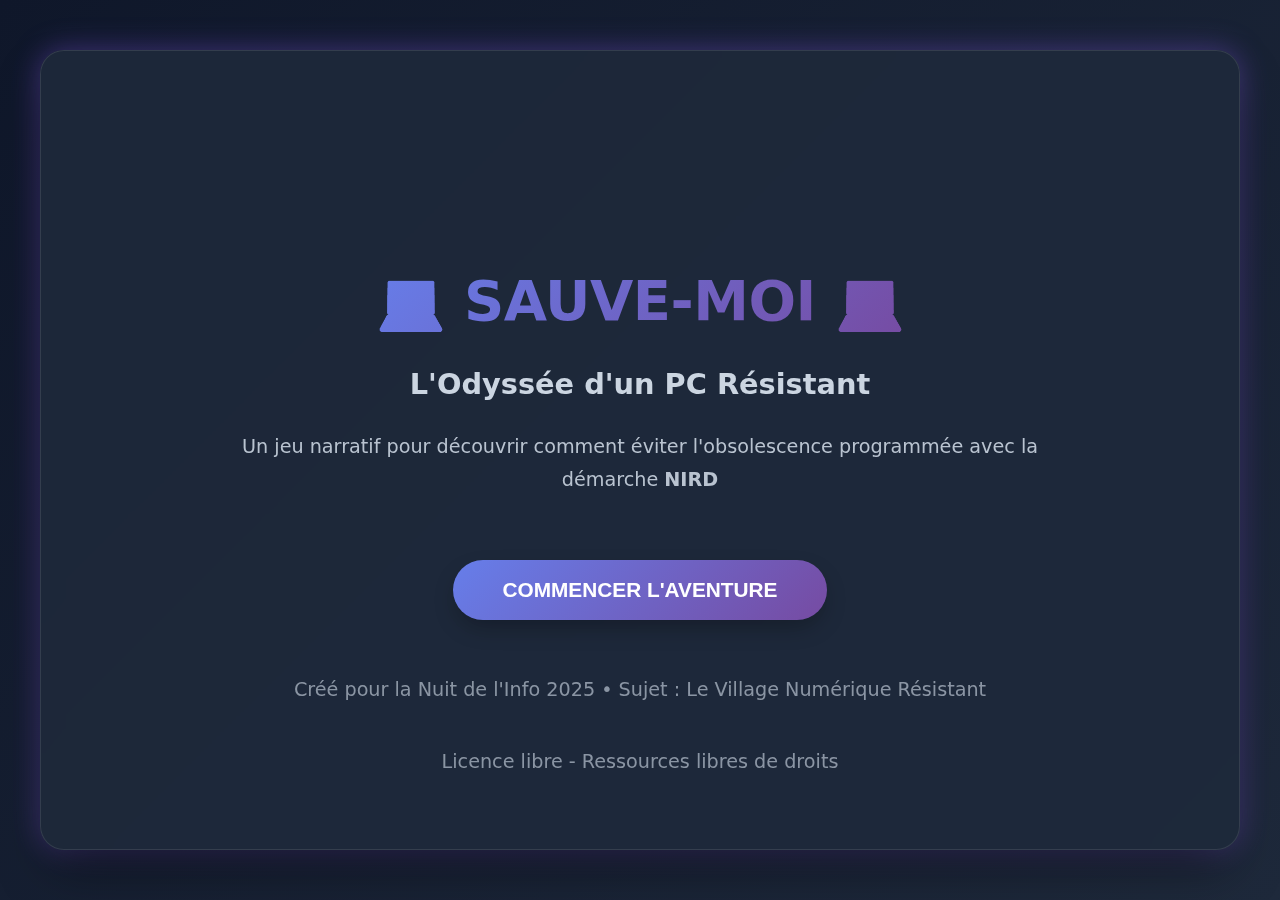
<file: index.html>
<!DOCTYPE html>
<html lang="fr">
<head>
    <meta charset="UTF-8">
    <meta name="viewport" content="width=device-width, initial-scale=1.0">
    <title>Sauve-Moi – L'Odyssée d'un PC Résistant | NIRD</title>
    <link rel="stylesheet" href="style.css">
</head>
<body>
    <div id="game-container">
        <!-- Écran de titre -->
        <div id="title-screen" class="screen">
            <h1>💻 SAUVE-MOI 💻</h1>
            <h2>L'Odyssée d'un PC Résistant</h2>
            <p>Un jeu narratif pour découvrir comment éviter l'obsolescence programmée avec la démarche <strong>NIRD</strong></p>
            <button id="start-btn" onclick="startGame()">COMMENCER L'AVENTURE</button>
            <div class="credits">
                <p>Créé pour la Nuit de l'Info 2025 • Sujet : Le Village Numérique Résistant</p>
                <p>Licence libre - Ressources libres de droits</p>
            </div>
        </div>

        <!-- Écran du jeu -->
        <div id="game-screen" class="screen hidden">
            <!-- Fond d'écran dynamique -->
            <div id="background"></div>
            
            <!-- Personnage affiché -->
            <div id="character">💻</div>
            
            <!-- Boîte de dialogue -->
            <div id="dialog-box">
                <div id="character-name">PC Vieux mais Sage</div>
                
                <!-- Contenu avec scroll si nécessaire -->
                <div id="text-container">
                    <p id="dialog-text">Chargement de l'histoire...</p>
                </div>
                
                <!-- Boutons de choix -->
                <div id="choices-container"></div>
                
                <!-- Indicateur de progression -->
                <div id="progress">
                    <button id="back-btn">← Retour</button>
                    <div id="stats">
                        <div class="stat">
                            <span>Autonomie</span>
                            <progress id="autonomy" value="30" max="100"></progress>
                        </div>
                        <div class="stat">
                            <span>Durabilité</span>
                            <progress id="durability" value="30" max="100"></progress>
                        </div>
                        <div class="stat">
                            <span>Inclusion</span>
                            <progress id="inclusion" value="30" max="100"></progress>
                        </div>
                    </div>
                </div>
            </div>
        </div>

        <!-- Écran de fin -->
        <div id="end-screen" class="screen hidden">
            <h1 id="end-title">Fin de l'aventure</h1>
            <div id="end-content"></div>
            <button id="restart-btn" onclick="restartGame()">Rejouer</button>
            <div id="nird-links">
                <p>Pour en savoir plus sur la démarche NIRD :</p>
                <a href="https://nird.forge.apps.education.fr/" target="_blank">Site officiel NIRD</a>
                <a href="https://www.cafepedagogique.net/2025/04/27/bruay-labuissiere-voyage-au-centre-du-libre-educatif/" target="_blank">Article Café Pédagogique</a>
            </div>
        </div>
    </div>

    <script src="script.js"></script>
</body>
</html>
</file>
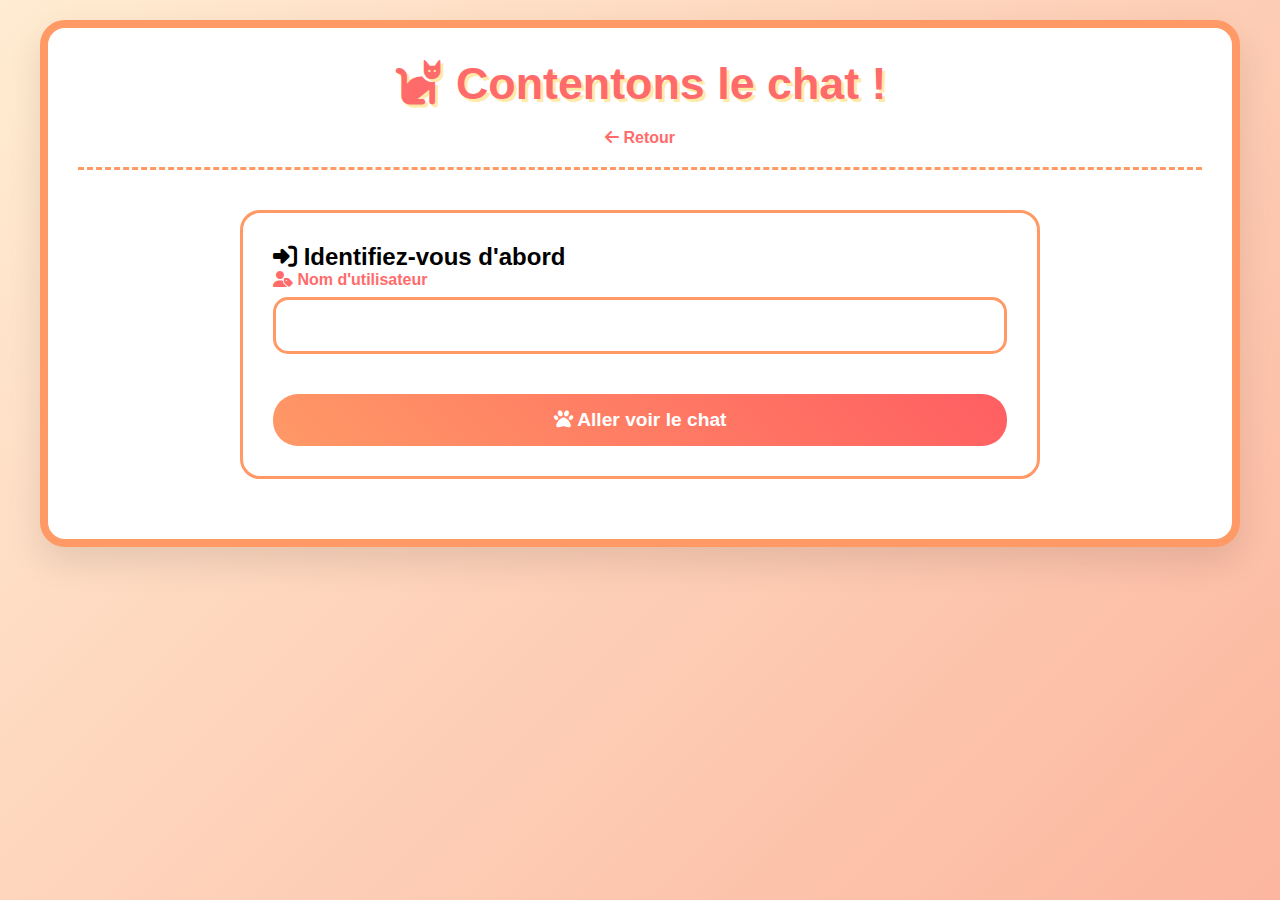
<file: chat_connexion.html>
<!DOCTYPE html>
<html lang="fr">
<head>
    <meta charset="UTF-8">
    <meta name="viewport" content="width=device-width, initial-scale=1.0">
    <title>Connexion - Chat Capricieux</title>
    <link rel="stylesheet" href="chat_style.css">
    <link rel="stylesheet" href="https://cdnjs.cloudflare.com/ajax/libs/font-awesome/6.4.0/css/all.min.css">
</head>
<body>
    <div class="container">
        <header>
            <h1><i class="fas fa-cat"></i> Contentons le chat !</h1>
            <a href="chat_index.html" class="back-link"><i class="fas fa-arrow-left"></i> Retour</a>
        </header>

        <div class="connexion-container">
            <div class="login-form">
                <h2><i class="fas fa-sign-in-alt"></i> Identifiez-vous d'abord</h2>
                <form id="login-form">
                    <div class="form-group">
                        <label for="login-username"><i class="fas fa-user-tag"></i> Nom d'utilisateur</label>
                        <input type="text" id="login-username" name="username" required>
                    </div>
                    <button type="submit" class="btn-login">
                        <i class="fas fa-paw"></i> Aller voir le chat
                    </button>
                </form>
            </div>

            <div class="game-section" id="game-section" style="display: none;">
                <div class="cat-game-container">
                    <div class="cat-game-header">
                        <h2 id="greeting"></h2>
                        <div class="patience-meter">
                            <span>Patience du chat : </span>
                            <div class="meter">
                                <div class="meter-fill" id="patience-meter"></div>
                            </div>
                            <span id="patience-text">100%</span>
                        </div>
                        <div class="attempts">
                            Tentatives restantes : <span id="attempts-count">3</span>
                        </div>
                    </div>

                    <div class="cat-game-area">
                        <div class="game-cat-container">
                            <div class="cat" id="game-cat">
                                <div class="cat-ear left-ear"></div>
                                <div class="cat-ear right-ear"></div>
                                <div class="cat-face">
                                    <div class="cat-eye left-eye"></div>
                                    <div class="cat-eye right-eye"></div>
                                    <div class="cat-nose"></div>
                                    <div class="cat-mouth"></div>
                                </div>
                                <div class="cat-tail"></div>
                            </div>
                            <div class="cat-speech" id="game-speech">
                                Miaou ? Qui es-tu ?
                            </div>
                        </div>

                        <div class="actions-available">
                            <h3><i class="fas fa-hand-point-right"></i> Actions disponibles :</h3>
                            <div class="actions-buttons" id="actions-buttons">
                                <!-- Les boutons seront générés par JavaScript -->
                            </div>
                            <div class="sequence-display">
                                <h3>Actions réalisées :</h3>
                                <div class="sequence-list" id="sequence-list">
                                    <p class="empty">Aucune action encore</p>
                                </div>
                                <div class="sequence-controls">
                                    <button id="validate-sequence" class="btn-validate">
                                        <i class="fas fa-check"></i> Vérifier la séquence
                                    </button>
                                    <button id="reset-sequence" class="btn-reset">
                                        <i class="fas fa-redo"></i> Recommencer
                                    </button>
                                </div>
                            </div>
                        </div>
                    </div>

                    <div class="game-feedback" id="game-feedback">
                        <!-- Les messages de feedback apparaîtront ici -->
                    </div>

                    <div class="game-instructions">
                        <h3><i class="fas fa-lightbulb"></i> Instructions :</h3>
                        <p>1. Cliquez sur les actions dans l'ordre qui rend votre chat heureux</p>
                        <p>2. Attention ! Le chat s'énerve si vous vous trompez</p>
                        <p>3. Vous avez 3 tentatives avant que le chat ne s'en aille</p>
                    </div>
                </div>
            </div>

            <div class="success-section" id="success-section" style="display: none;">
                <div class="success-animation">
                    <i class="fas fa-trophy"></i>
                    <h2>Félicitations ! 🎉</h2>
                    <p id="success-message"></p>
                    <div class="happy-cat">
                        <i class="fas fa-cat fa-5x"></i>
                        <i class="fas fa-heart fa-2x heart"></i>
                    </div>
                    <button id="go-to-dashboard" class="btn-dashboard">
                        <i class="fas fa-home"></i> Accéder à l'application
                    </button>
                </div>
            </div>

            <div class="failure-section" id="failure-section" style="display: none;">
                <div class="failure-animation">
                    <i class="fas fa-skull-crossbones"></i>
                    <h2>Oh non ! Le chat est parti... 😾</h2>
                    <p>Vous avez épuisé toutes vos tentatives.</p>
                    <div class="angry-cat">
                        <i class="fas fa-cat fa-5x angry"></i>
                        <i class="fas fa-poop fa-2x poop"></i>
                    </div>
                    <button id="try-again" class="btn-try-again">
                        <i class="fas fa-redo"></i> Réessayer
                    </button>
                </div>
            </div>
        </div>
    </div>

    <script src="chat_script.js"></script>
</body>
</html>
</file>
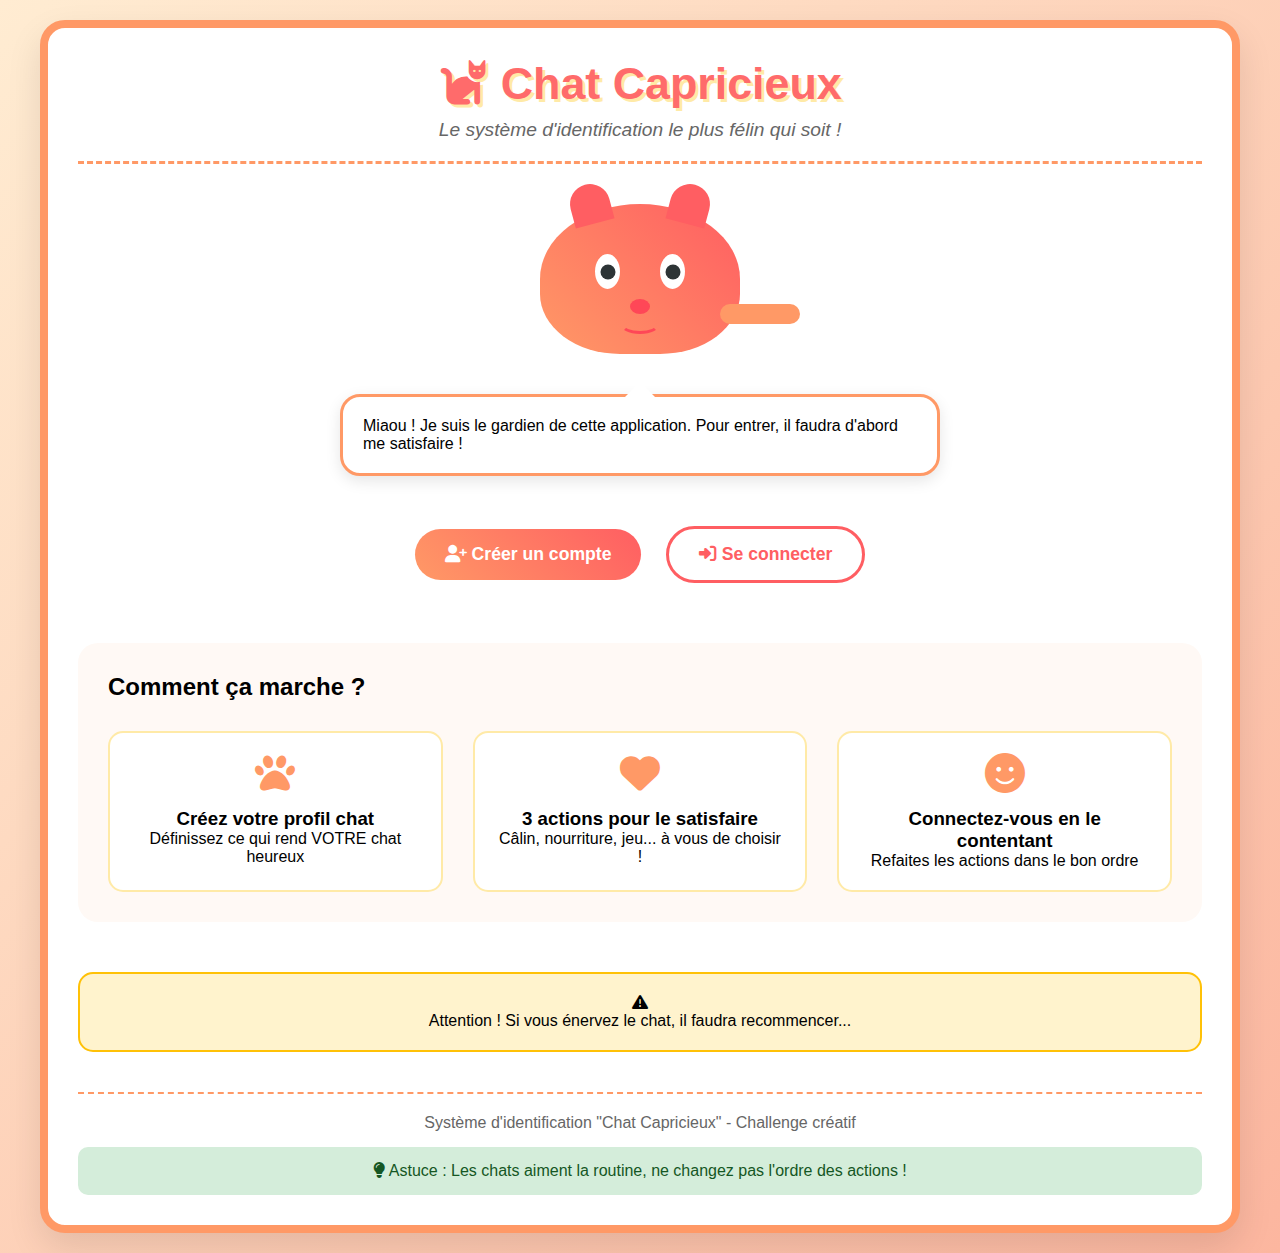
<file: chat_index.html>
<!DOCTYPE html>
<html lang="fr">
<head>
    <meta charset="UTF-8">
    <meta name="viewport" content="width=device-width, initial-scale=1.0">
    <title>Chat Capricieux - Identification</title>
    <link rel="stylesheet" href="chat_style.css">
    <link rel="stylesheet" href="https://cdnjs.cloudflare.com/ajax/libs/font-awesome/6.4.0/css/all.min.css">
</head>
<body>
    <div class="container">
        <header>
            <h1><i class="fas fa-cat"></i> Chat Capricieux</h1>
            <p class="subtitle">Le système d'identification le plus félin qui soit !</p>
        </header>

        <div class="welcome-section">
            <div class="cat-animation">
                <div class="cat" id="main-cat">
                    <div class="cat-ear left-ear"></div>
                    <div class="cat-ear right-ear"></div>
                    <div class="cat-face">
                        <div class="cat-eye left-eye"></div>
                        <div class="cat-eye right-eye"></div>
                        <div class="cat-nose"></div>
                        <div class="cat-mouth"></div>
                    </div>
                    <div class="cat-tail"></div>
                </div>
            </div>

            <div class="speech-bubble">
                <p id="cat-speech">Miaou ! Je suis le gardien de cette application. Pour entrer, il faudra d'abord me satisfaire !</p>
            </div>

            <div class="options">
                <a href="chat_inscription.html" class="btn btn-primary">
                    <i class="fas fa-user-plus"></i> Créer un compte
                </a>
                <a href="chat_connexion.html" class="btn btn-secondary">
                    <i class="fas fa-sign-in-alt"></i> Se connecter
                </a>
            </div>

            <div class="features">
                <h2>Comment ça marche ?</h2>
                <div class="feature-grid">
                    <div class="feature">
                        <i class="fas fa-paw"></i>
                        <h3>Créez votre profil chat</h3>
                        <p>Définissez ce qui rend VOTRE chat heureux</p>
                    </div>
                    <div class="feature">
                        <i class="fas fa-heart"></i>
                        <h3>3 actions pour le satisfaire</h3>
                        <p>Câlin, nourriture, jeu... à vous de choisir !</p>
                    </div>
                    <div class="feature">
                        <i class="fas fa-smile"></i>
                        <h3>Connectez-vous en le contentant</h3>
                        <p>Refaites les actions dans le bon ordre</p>
                    </div>
                </div>
            </div>

            <div class="warning">
                <i class="fas fa-exclamation-triangle"></i>
                <p>Attention ! Si vous énervez le chat, il faudra recommencer...</p>
            </div>
        </div>

        <footer>
            <p>Système d'identification "Chat Capricieux" - Challenge créatif</p>
            <p class="hint"><i class="fas fa-lightbulb"></i> Astuce : Les chats aiment la routine, ne changez pas l'ordre des actions !</p>
        </footer>
    </div>

    <script src="chat_script.js"></script>
</body>
</html>
</file>
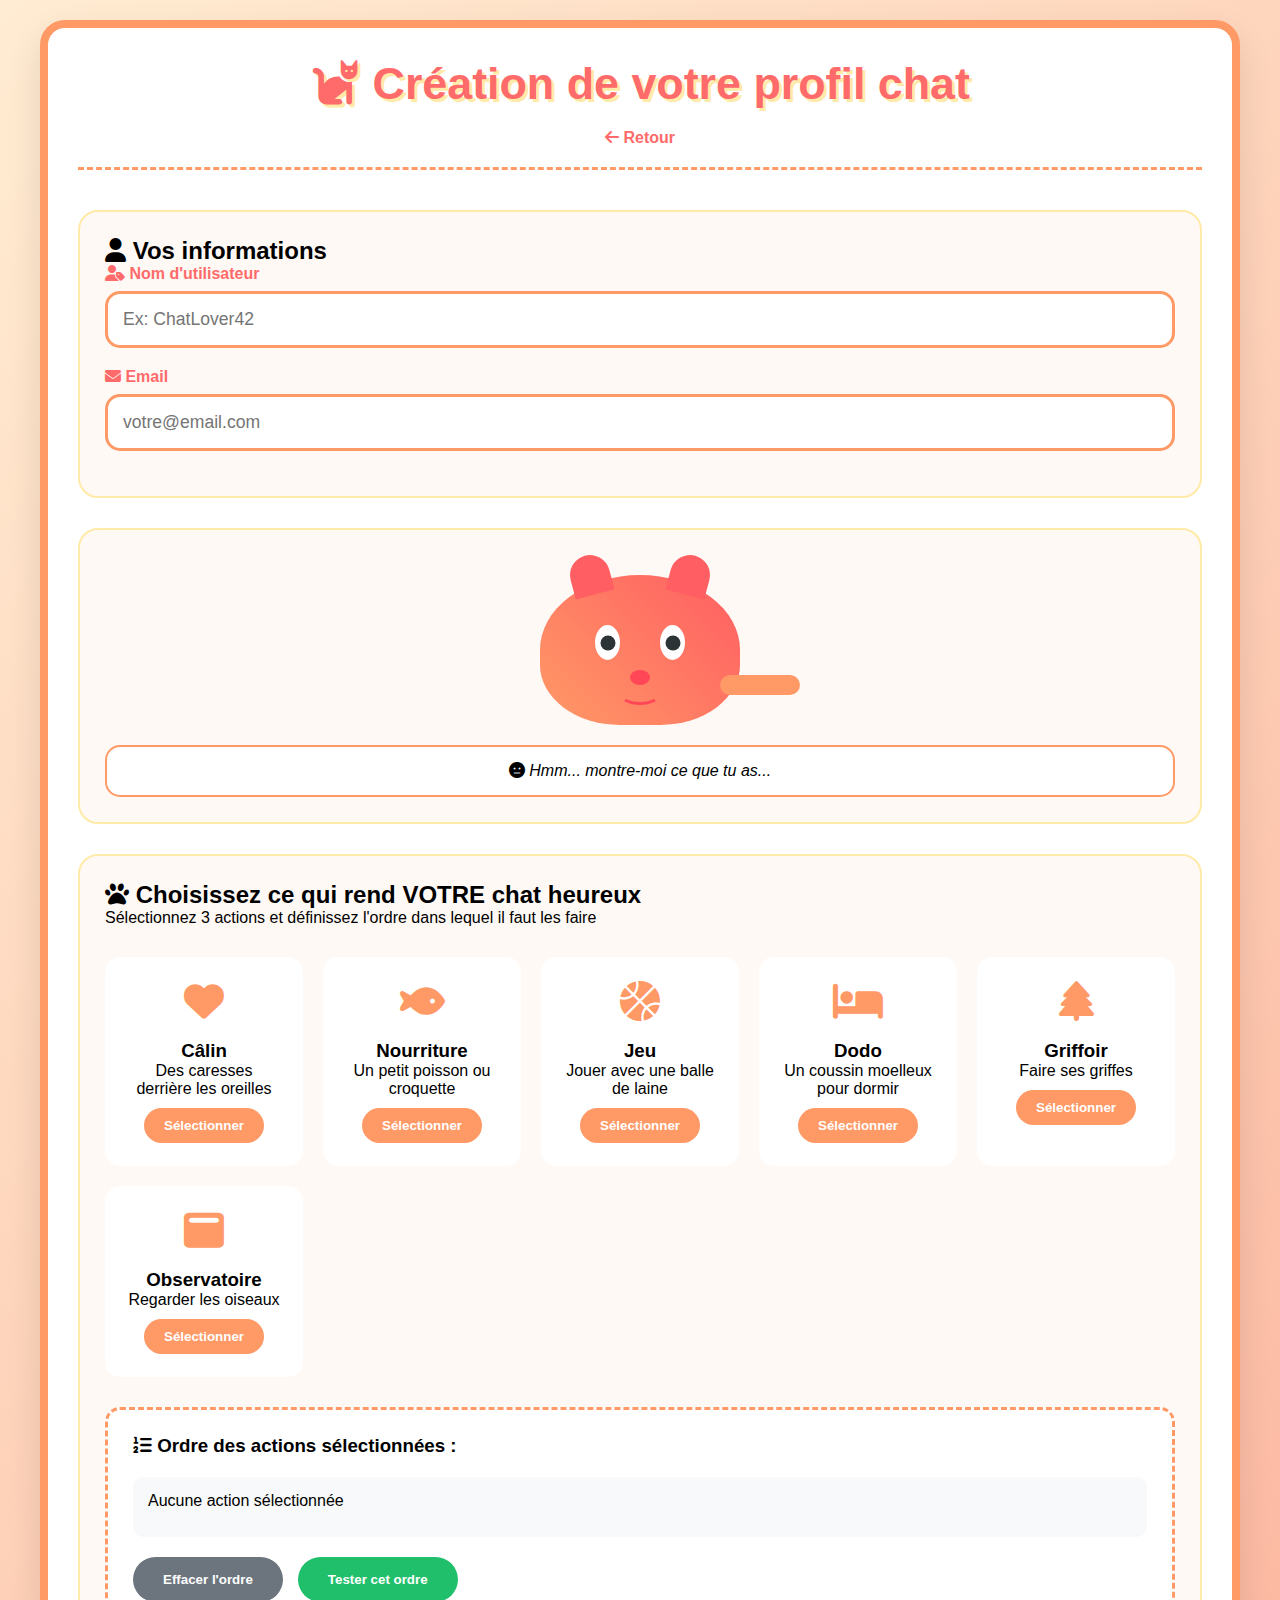
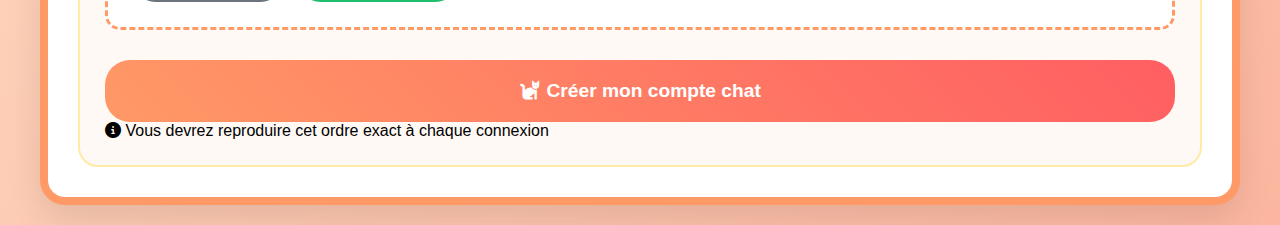
<file: chat_inscription.html>
<!DOCTYPE html>
<html lang="fr">
<head>
    <meta charset="UTF-8">
    <meta name="viewport" content="width=device-width, initial-scale=1.0">
    <title>Inscription - Chat Capricieux</title>
    <link rel="stylesheet" href="chat_style.css">
    <link rel="stylesheet" href="https://cdnjs.cloudflare.com/ajax/libs/font-awesome/6.4.0/css/all.min.css">
</head>
<body>
    <div class="container">
        <header>
            <h1><i class="fas fa-cat"></i> Création de votre profil chat</h1>
            <a href="chat_index.html" class="back-link"><i class="fas fa-arrow-left"></i> Retour</a>
        </header>

        <div class="inscription-container">
            <div class="form-section">
                <h2><i class="fas fa-user"></i> Vos informations</h2>
                <form id="inscription-form">
                    <div class="form-group">
                        <label for="username"><i class="fas fa-user-tag"></i> Nom d'utilisateur</label>
                        <input type="text" id="username" name="username" required 
                               placeholder="Ex: ChatLover42">
                    </div>

                    <div class="form-group">
                        <label for="email"><i class="fas fa-envelope"></i> Email</label>
                        <input type="email" id="email" name="email" required 
                               placeholder="votre@email.com">
                    </div>
                </form>
            </div>

            <div class="cat-section">
                <div class="cat-container">
                    <div class="cat" id="inscription-cat">
                        <div class="cat-ear left-ear"></div>
                        <div class="cat-ear right-ear"></div>
                        <div class="cat-face">
                            <div class="cat-eye left-eye"></div>
                            <div class="cat-eye right-eye"></div>
                            <div class="cat-nose"></div>
                            <div class="cat-mouth"></div>
                        </div>
                        <div class="cat-tail"></div>
                    </div>
                </div>
                <div class="cat-mood" id="cat-mood">
                    <p><i class="fas fa-meh"></i> Hmm... montre-moi ce que tu as...</p>
                </div>
            </div>

            <div class="actions-section">
                <h2><i class="fas fa-paw"></i> Choisissez ce qui rend VOTRE chat heureux</h2>
                <p class="instruction">Sélectionnez 3 actions et définissez l'ordre dans lequel il faut les faire</p>

                <div class="actions-grid">
                    <div class="action-card" data-action="câlin">
                        <div class="action-icon">
                            <i class="fas fa-heart"></i>
                        </div>
                        <h3>Câlin</h3>
                        <p>Des caresses derrière les oreilles</p>
                        <button type="button" class="btn-select" data-action="câlin">Sélectionner</button>
                    </div>

                    <div class="action-card" data-action="nourriture">
                        <div class="action-icon">
                            <i class="fas fa-fish"></i>
                        </div>
                        <h3>Nourriture</h3>
                        <p>Un petit poisson ou croquette</p>
                        <button type="button" class="btn-select" data-action="nourriture">Sélectionner</button>
                    </div>

                    <div class="action-card" data-action="jeu">
                        <div class="action-icon">
                            <i class="fas fa-basketball"></i>
                        </div>
                        <h3>Jeu</h3>
                        <p>Jouer avec une balle de laine</p>
                        <button type="button" class="btn-select" data-action="jeu">Sélectionner</button>
                    </div>

                    <div class="action-card" data-action="dodo">
                        <div class="action-icon">
                            <i class="fas fa-bed"></i>
                        </div>
                        <h3>Dodo</h3>
                        <p>Un coussin moelleux pour dormir</p>
                        <button type="button" class="btn-select" data-action="dodo">Sélectionner</button>
                    </div>

                    <div class="action-card" data-action="griffoir">
                        <div class="action-icon">
                            <i class="fas fa-tree"></i>
                        </div>
                        <h3>Griffoir</h3>
                        <p>Faire ses griffes</p>
                        <button type="button" class="btn-select" data-action="griffoir">Sélectionner</button>
                    </div>

                    <div class="action-card" data-action="observatoire">
                        <div class="action-icon">
                            <i class="fas fa-window-maximize"></i>
                        </div>
                        <h3>Observatoire</h3>
                        <p>Regarder les oiseaux</p>
                        <button type="button" class="btn-select" data-action="observatoire">Sélectionner</button>
                    </div>
                </div>

                <div class="selected-actions">
                    <h3><i class="fas fa-list-ol"></i> Ordre des actions sélectionnées :</h3>
                    <div id="selected-list" class="selected-list">
                        <p class="empty-message">Aucune action sélectionnée</p>
                    </div>
                    <div class="order-buttons">
                        <button id="clear-order" class="btn-clear">Effacer l'ordre</button>
                        <button id="test-order" class="btn-test">Tester cet ordre</button>
                    </div>
                </div>

                <div class="form-footer">
                    <button type="submit" form="inscription-form" class="btn-submit">
                        <i class="fas fa-cat"></i> Créer mon compte chat
                    </button>
                    <p class="note"><i class="fas fa-info-circle"></i> Vous devrez reproduire cet ordre exact à chaque connexion</p>
                </div>
            </div>
        </div>
    </div>

    <script src="chat_script.js"></script>
</body>
</html>
</file>
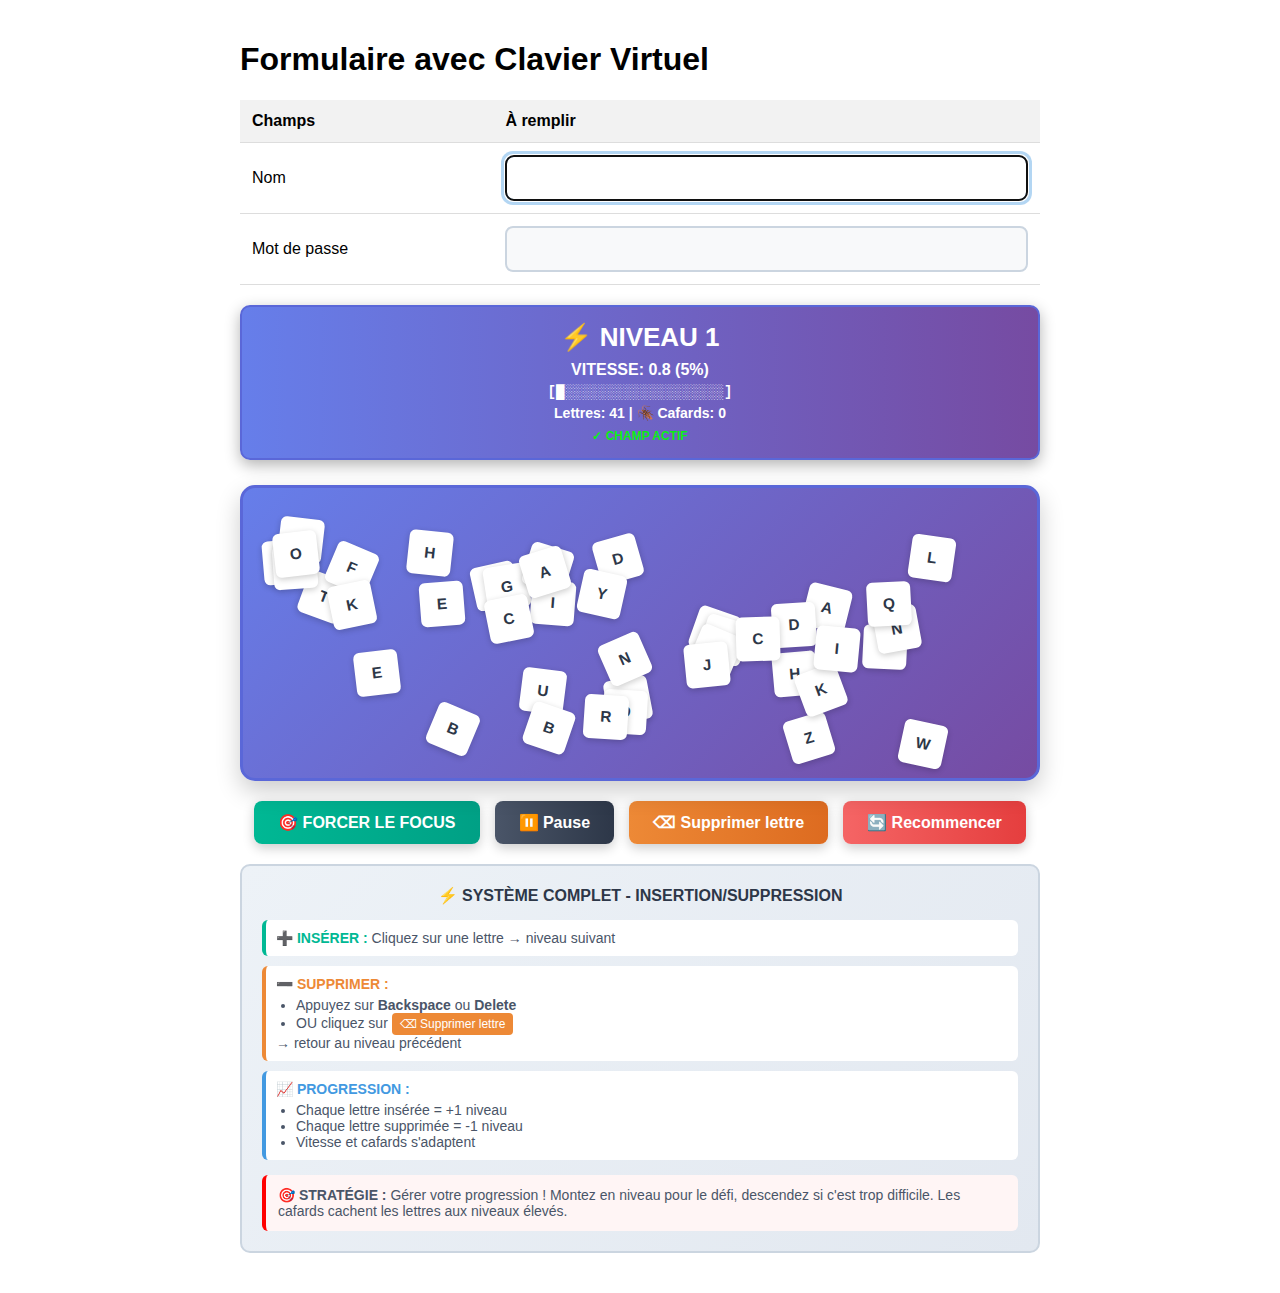
<file: formulaire.html>
<!doctype html>
<html lang="fr">
<head>
    <meta charset="utf-8">
    <title>Formulaire avec Clavier Virtuel</title>
    <style>
        /* Styles supplémentaires pour améliorer l'interface */
        body {
            font-family: Arial, sans-serif;
            max-width: 800px;
            margin: 0 auto;
            padding: 20px;
        }
        
        table {
            width: 100%;
            border-collapse: collapse;
            margin-bottom: 20px;
        }
        
        th, td {
            padding: 12px;
            text-align: left;
            border-bottom: 1px solid #ddd;
        }
        
        th {
            background-color: #f2f2f2;
        }
        
        input[type="text"],
        input[type="password"] {
            width: 100%;
            padding: 8px;
            box-sizing: border-box;
            border: 1px solid #ccc;
            border-radius: 4px;
        }
        
        .keyboard-title {
            margin: 25px 0 10px 0;
            color: #333;
            font-size: 18px;
        }
    </style>
    <script src="alphabet.js" defer></script>
</head>

<body>
    <h1>Formulaire avec Clavier Virtuel</h1>
    
    <table>
        <tr>
            <th>Champs</th>
            <th>À remplir</th>
        </tr>
        <tr>
            <td><label for="name">Nom</label></td>
            <td><input type="text" name="name" id="name"/></td>
        </tr>
        <tr>
            <td><label for="mdp">Mot de passe</label></td>
            <td><input type="password" name="mdp" id="mdp"/></td>
        </tr>
    </table>

</body>
</html>
</file>
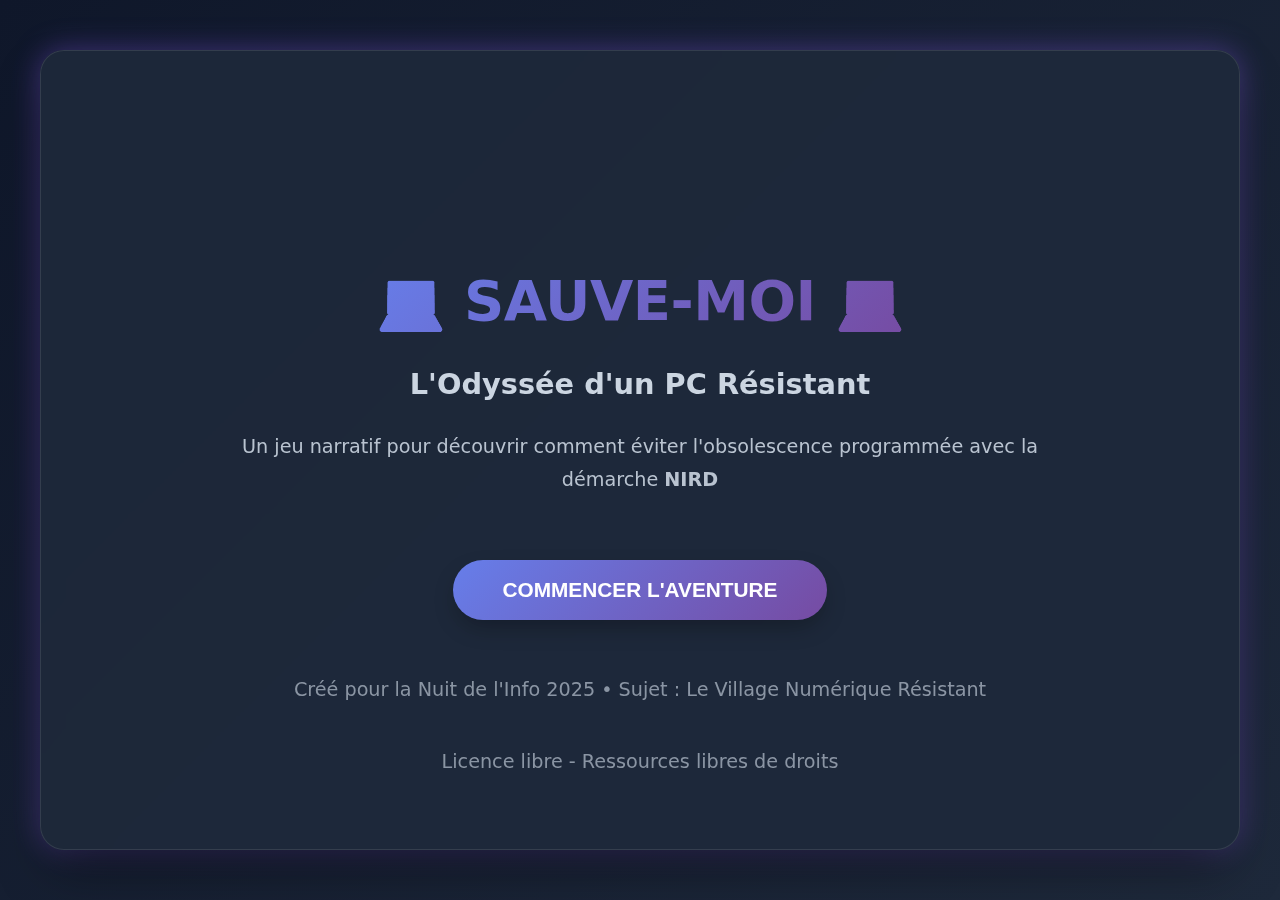
<file: snake_index.html>
<!DOCTYPE html>
<html lang="fr">
<head>
    <meta charset="UTF-8">
    <meta name="viewport" content="width=device-width, initial-scale=1.0">
    <title>Sauve-Moi – L'Odyssée d'un PC Résistant | NIRD</title>
    <link rel="stylesheet" href="style.css">
    <style>
        /* Style minimal pour le snake */
        #snakeCanvas {
            position: fixed;
            top: 0;
            left: 0;
            width: 100%;
            height: 100%;
            z-index: 99999;
            display: none;
            background: rgba(0, 0, 0, 0.9);
        }
        
        /* Style pour le message Game Over */
        #gameOverText {
            position: fixed;
            top: 50%;
            left: 50%;
            transform: translate(-50%, -50%);
            font-size: 4rem;
            color: #ff0066;
            font-family: 'Courier New', monospace;
            font-weight: bold;
            text-shadow: 0 0 20px rgba(255, 0, 0, 0.7);
            display: none;
            z-index: 100000;
            animation: pulse 1s infinite;
        }
        
        @keyframes pulse {
            0% { opacity: 1; transform: translate(-50%, -50%) scale(1); }
            50% { opacity: 0.7; transform: translate(-50%, -50%) scale(1.1); }
            100% { opacity: 1; transform: translate(-50%, -50%) scale(1); }
        }
    </style>
</head>
<body>
    <!-- Canvas pour le snake (caché) -->
    <canvas id="snakeCanvas"></canvas>
    
    <!-- Message Game Over -->
    <div id="gameOverText">GAME OVER</div>

    <!-- Ton jeu principal -->
    <div id="game-container">
        <!-- Écran de titre -->
        <div id="title-screen" class="screen">
            <h1>💻 SAUVE-MOI 💻</h1>
            <h2>L'Odyssée d'un PC Résistant</h2>
            <p>Un jeu narratif pour découvrir comment éviter l'obsolescence programmée avec la démarche <strong>NIRD</strong></p>
            <button id="start-btn" onclick="startGame()">COMMENCER L'AVENTURE</button>
            <div class="credits">
                <p>Créé pour la Nuit de l'Info 2025 • Sujet : Le Village Numérique Résistant</p>
                <p>Licence libre - Ressources libres de droits</p>
            </div>
        </div>

        <!-- Écran du jeu -->
        <div id="game-screen" class="screen hidden">
            <!-- Fond d'écran dynamique -->
            <div id="background"></div>
            
            <!-- Personnage affiché -->
            <div id="character">💻</div>
            
            <!-- Boîte de dialogue -->
            <div id="dialog-box">
                <div id="character-name">PC Vieux mais Sage</div>
                
                <!-- Contenu avec scroll si nécessaire -->
                <div id="text-container">
                    <p id="dialog-text">Chargement de l'histoire...</p>
                </div>
                
                <!-- Boutons de choix -->
                <div id="choices-container"></div>
                
                <!-- Indicateur de progression -->
                <div id="progress">
                    <button id="back-btn">← Retour</button>
                    <div id="stats">
                        <div class="stat">
                            <span>Autonomie</span>
                            <progress id="autonomy" value="30" max="100"></progress>
                        </div>
                        <div class="stat">
                            <span>Durabilité</span>
                            <progress id="durability" value="30" max="100"></progress>
                        </div>
                        <div class="stat">
                            <span>Inclusion</span>
                            <progress id="inclusion" value="30" max="100"></progress>
                        </div>
                    </div>
                </div>
            </div>
        </div>

        <!-- Écran de fin -->
        <div id="end-screen" class="screen hidden">
            <h1 id="end-title">Fin de l'aventure</h1>
            <div id="end-content"></div>
            <button id="restart-btn" onclick="restartGame()">Rejouer</button>
            <div id="nird-links">
                <p>Pour en savoir plus sur la démarche NIRD :</p>
                <a href="https://nird.forge.apps.education.fr/" target="_blank">Site officiel NIRD</a>
                <a href="https://www.cafepedagogique.net/2025/04/27/bruay-labuissiere-voyage-au-centre-du-libre-educatif/" target="_blank">Article Café Pédagogique</a>
            </div>
        </div>
    </div>

    <!-- Message secret dans le code source -->
    <!-- 
        🐍 SNAKE CACHÉ 🐍
        Appuyez sur SHIFT + S pour activer le jeu secret
        ESC pour quitter
    -->

    <script src="script.js"></script>
    
    <script>
        // ================= SNAKE SIMPLE =================
        let snakeActive = false;
        let snakeGame = null;

        // Activation : juste Shift + S
        document.addEventListener('keydown', function(e) {
            if (e.shiftKey && e.key === 's') {
                e.preventDefault();
                toggleSnake();
            }
            
            // ESC pour quitter
            if (e.key === 'Escape' && snakeActive) {
                toggleSnake();
            }
        });

        function toggleSnake() {
            const canvas = document.getElementById('snakeCanvas');
            
            if (!snakeActive) {
                // Activer le snake
                snakeActive = true;
                canvas.style.display = 'block';
                document.getElementById('gameOverText').style.display = 'none';
                startSnake();
            } else {
                // Désactiver le snake
                snakeActive = false;
                canvas.style.display = 'none';
                document.getElementById('gameOverText').style.display = 'none';
                if (snakeGame) {
                    clearInterval(snakeGame.loop);
                    snakeGame = null;
                }
            }
        }

        function startSnake() {
            const canvas = document.getElementById('snakeCanvas');
            const ctx = canvas.getContext('2d');
            
            canvas.width = window.innerWidth;
            canvas.height = window.innerHeight;
            
            // Configuration simple
            const game = {
                grid: 20,
                snake: [{x: 10, y: 10}],
                food: {x: 15, y: 10},
                dir: {x: 1, y: 0},
                score: 0,
                gameOver: false
            };
            
            // Créer la nourriture
            function createFood() {
                game.food = {
                    x: Math.floor(Math.random() * (canvas.width / game.grid)),
                    y: Math.floor(Math.random() * (canvas.height / game.grid))
                };
            }
            
            // Afficher Game Over
            function showGameOver() {
                game.gameOver = true;
                document.getElementById('gameOverText').style.display = 'block';
                
                // Redémarrer après 2 secondes
                setTimeout(() => {
                    document.getElementById('gameOverText').style.display = 'none';
                    game.gameOver = false;
                    game.snake = [{x: 10, y: 10}];
                    game.dir = {x: 1, y: 0};
                    game.score = 0;
                    createFood();
                }, 2000);
            }
            
            // Dessiner
            function draw() {
                // Fond
                ctx.fillStyle = 'rgba(0, 0, 0, 0.95)';
                ctx.fillRect(0, 0, canvas.width, canvas.height);
                
                // Grille discrète
                ctx.strokeStyle = 'rgba(0, 255, 255, 0.1)';
                ctx.lineWidth = 1;
                for (let x = 0; x < canvas.width; x += game.grid) {
                    ctx.beginPath();
                    ctx.moveTo(x, 0);
                    ctx.lineTo(x, canvas.height);
                    ctx.stroke();
                }
                for (let y = 0; y < canvas.height; y += game.grid) {
                    ctx.beginPath();
                    ctx.moveTo(0, y);
                    ctx.lineTo(canvas.width, y);
                    ctx.stroke();
                }
                
                // Serpent (néon)
                game.snake.forEach((segment, i) => {
                    const color = i === 0 ? '#00ffff' : `rgba(0, 255, 255, ${0.8 - i/game.snake.length * 0.6})`;
                    
                    ctx.fillStyle = color;
                    ctx.fillRect(
                        segment.x * game.grid, 
                        segment.y * game.grid, 
                        game.grid, 
                        game.grid
                    );
                    
                    // Effet néon
                    ctx.shadowColor = color;
                    ctx.shadowBlur = 15;
                    ctx.strokeStyle = color;
                    ctx.lineWidth = 2;
                    ctx.strokeRect(
                        segment.x * game.grid, 
                        segment.y * game.grid, 
                        game.grid, 
                        game.grid
                    );
                    ctx.shadowBlur = 0;
                });
                
                // Nourriture
                const pulse = Math.sin(Date.now() / 200) * 3;
                ctx.fillStyle = '#ff0066';
                ctx.beginPath();
                ctx.arc(
                    game.food.x * game.grid + game.grid/2,
                    game.food.y * game.grid + game.grid/2,
                    game.grid/2 + pulse,
                    0, Math.PI * 2
                );
                ctx.fill();
                
                // Score (en haut à gauche)
                ctx.fillStyle = '#ffffff';
                ctx.font = '20px Arial';
                ctx.fillText(`Score: ${game.score}`, 20, 30);
                ctx.fillText('ESC pour quitter', 20, 60);
            }
            
            // Mettre à jour
            function update() {
                if (game.gameOver) return;
                
                // Nouvelle tête
                const head = {...game.snake[0]};
                head.x += game.dir.x;
                head.y += game.dir.y;
                
                // Collisions avec les bords = GAME OVER
                if (head.x < 0 || head.x >= canvas.width/game.grid || 
                    head.y < 0 || head.y >= canvas.height/game.grid) {
                    showGameOver();
                    return;
                }
                
                // Manger
                if (head.x === game.food.x && head.y === game.food.y) {
                    game.score += 10;
                    createFood();
                } else {
                    game.snake.pop();
                }
                
                // Collision avec soi-même = GAME OVER
                for (let segment of game.snake) {
                    if (head.x === segment.x && head.y === segment.y) {
                        showGameOver();
                        return;
                    }
                }
                
                game.snake.unshift(head);
            }
            
            // Contrôles
            document.addEventListener('keydown', function snakeControls(e) {
                if (!snakeActive || game.gameOver) return;
                
                switch(e.key) {
                    case 'ArrowUp':
                    case 'z':
                        if (game.dir.y !== 1) game.dir = {x: 0, y: -1};
                        break;
                    case 'ArrowDown':
                    case 's':
                        if (game.dir.y !== -1) game.dir = {x: 0, y: 1};
                        break;
                    case 'ArrowLeft':
                    case 'q':
                        if (game.dir.x !== 1) game.dir = {x: -1, y: 0};
                        break;
                    case 'ArrowRight':
                    case 'd':
                        if (game.dir.x !== -1) game.dir = {x: 1, y: 0};
                        break;
                }
            });
            
            // Boucle de jeu
            function gameLoop() {
                update();
                draw();
            }
            
            createFood();
            snakeGame = {
                loop: setInterval(gameLoop, 100)
            };
        }
        
        // Redimensionner le canvas si la fenêtre change
        window.addEventListener('resize', function() {
            if (snakeActive) {
                const canvas = document.getElementById('snakeCanvas');
                canvas.width = window.innerWidth;
                canvas.height = window.innerHeight;
            }
        });
        
        // Message dans la console
        console.log('%c🐍 Snake caché: SHIFT + S', 'color: #0ff; font-size: 14px;');
    </script>
</body>
</html>
</file>
<file: chat_style.css>
/* style.css */
* {
    margin: 0;
    padding: 0;
    box-sizing: border-box;
    font-family: 'Comic Sans MS', 'Chalkboard SE', sans-serif;
}

body {
    background: linear-gradient(135deg, #ffecd2 0%, #fcb69f 100%);
    min-height: 100vh;
    padding: 20px;
}

.container {
    max-width: 1200px;
    margin: 0 auto;
    background-color: white;
    border-radius: 25px;
    box-shadow: 0 15px 35px rgba(0, 0, 0, 0.1);
    padding: 30px;
    border: 8px solid #ff9966;
}

/* Header */
header {
    text-align: center;
    margin-bottom: 40px;
    padding-bottom: 20px;
    border-bottom: 3px dashed #ff9966;
}

h1 {
    color: #ff6b6b;
    font-size: 2.8rem;
    margin-bottom: 10px;
    text-shadow: 3px 3px 0 #ffeaa7;
}

.subtitle {
    color: #666;
    font-size: 1.2rem;
    font-style: italic;
}

.back-link {
    display: inline-block;
    margin-top: 10px;
    color: #ff6b6b;
    text-decoration: none;
    font-weight: bold;
}

.back-link:hover {
    text-decoration: underline;
}

/* Chat Animation */
.cat-animation {
    display: flex;
    justify-content: center;
    margin: 40px 0;
}

.cat {
    width: 200px;
    height: 150px;
    background: linear-gradient(45deg, #ff9966, #ff5e62);
    border-radius: 50% 50% 40% 40%;
    position: relative;
    animation: float 3s ease-in-out infinite;
}

@keyframes float {
    0%, 100% { transform: translateY(0); }
    50% { transform: translateY(-20px); }
}

.cat-ear {
    position: absolute;
    width: 40px;
    height: 40px;
    background: #ff5e62;
    top: -20px;
    border-radius: 50% 50% 0 0;
}

.left-ear {
    left: 30px;
    transform: rotate(-15deg);
}

.right-ear {
    right: 30px;
    transform: rotate(15deg);
}

.cat-face {
    position: absolute;
    top: 50px;
    left: 50%;
    transform: translateX(-50%);
    width: 120px;
}

.cat-eye {
    width: 25px;
    height: 35px;
    background: white;
    border-radius: 50%;
    position: absolute;
    top: 0;
    overflow: hidden;
}

.left-eye {
    left: 15px;
}

.right-eye {
    right: 15px;
}

.cat-eye::after {
    content: '';
    position: absolute;
    width: 15px;
    height: 15px;
    background: #2d3436;
    border-radius: 50%;
    top: 50%;
    left: 50%;
    transform: translate(-50%, -50%);
}

.cat-nose {
    width: 20px;
    height: 15px;
    background: #ff4757;
    border-radius: 50%;
    position: absolute;
    top: 45px;
    left: 50%;
    transform: translateX(-50%);
}

.cat-mouth {
    width: 40px;
    height: 20px;
    border: 3px solid transparent;
    border-bottom: 3px solid #ff4757;
    border-radius: 0 0 50% 50%;
    position: absolute;
    top: 60px;
    left: 50%;
    transform: translateX(-50%);
}

.cat-tail {
    width: 80px;
    height: 20px;
    background: #ff9966;
    position: absolute;
    right: -60px;
    top: 100px;
    border-radius: 10px;
    animation: tail 1.5s ease-in-out infinite;
}

@keyframes tail {
    0%, 100% { transform: rotate(0deg); }
    50% { transform: rotate(15deg); }
}

/* Speech Bubble */
.speech-bubble {
    background: white;
    padding: 20px;
    border-radius: 20px;
    margin: 30px auto;
    max-width: 600px;
    position: relative;
    border: 3px solid #ff9966;
    box-shadow: 0 5px 15px rgba(0,0,0,0.1);
}

.speech-bubble:after {
    content: '';
    position: absolute;
    top: -15px;
    left: 50%;
    border: 15px solid transparent;
    border-bottom-color: white;
    border-top: 0;
    margin-left: -15px;
}

/* Buttons */
.btn {
    display: inline-block;
    padding: 15px 30px;
    margin: 10px;
    border-radius: 50px;
    text-decoration: none;
    font-weight: bold;
    font-size: 1.1rem;
    transition: all 0.3s ease;
    border: none;
    cursor: pointer;
    text-align: center;
}

.btn-primary {
    background: linear-gradient(45deg, #ff9966, #ff5e62);
    color: white;
}

.btn-secondary {
    background: white;
    color: #ff5e62;
    border: 3px solid #ff5e62;
}

.btn:hover {
    transform: translateY(-5px);
    box-shadow: 0 10px 20px rgba(255, 107, 107, 0.3);
}

.options {
    text-align: center;
    margin: 40px 0;
}

/* Features */
.features {
    margin: 50px 0;
    padding: 30px;
    background: #fff9f5;
    border-radius: 20px;
}

.feature-grid {
    display: grid;
    grid-template-columns: repeat(auto-fit, minmax(250px, 1fr));
    gap: 30px;
    margin-top: 30px;
}

.feature {
    text-align: center;
    padding: 20px;
    background: white;
    border-radius: 15px;
    border: 2px solid #ffeaa7;
}

.feature i {
    font-size: 2.5rem;
    color: #ff9966;
    margin-bottom: 15px;
}

.warning {
    background: #fff3cd;
    border: 2px solid #ffc107;
    border-radius: 15px;
    padding: 20px;
    text-align: center;
    margin: 30px 0;
}

/* Footer */
footer {
    margin-top: 40px;
    padding-top: 20px;
    border-top: 2px dashed #ff9966;
    text-align: center;
    color: #666;
}

.hint {
    background: #d4edda;
    padding: 15px;
    border-radius: 10px;
    margin-top: 15px;
    color: #155724;
}

/* Inscription Page */
.inscription-container {
    display: grid;
    gap: 30px;
}

.form-section, .cat-section, .actions-section {
    background: #fff9f5;
    padding: 25px;
    border-radius: 20px;
    border: 2px solid #ffeaa7;
}

.form-group {
    margin-bottom: 20px;
}

label {
    display: block;
    margin-bottom: 8px;
    font-weight: bold;
    color: #ff6b6b;
}

input {
    width: 100%;
    padding: 15px;
    border: 3px solid #ff9966;
    border-radius: 15px;
    font-size: 1.1rem;
    transition: all 0.3s ease;
}

input:focus {
    outline: none;
    border-color: #ff5e62;
    box-shadow: 0 0 10px rgba(255, 94, 98, 0.3);
}

.cat-container {
    display: flex;
    justify-content: center;
    margin: 20px 0;
}

.cat-mood {
    text-align: center;
    padding: 15px;
    background: white;
    border-radius: 15px;
    border: 2px solid #ff9966;
    font-style: italic;
}

/* Actions Grid */
.actions-grid {
    display: grid;
    grid-template-columns: repeat(auto-fill, minmax(180px, 1fr));
    gap: 20px;
    margin: 30px 0;
}

.action-card {
    background: white;
    padding: 20px;
    border-radius: 15px;
    text-align: center;
    border: 3px solid transparent;
    transition: all 0.3s ease;
    cursor: pointer;
}

.action-card:hover {
    transform: translateY(-10px);
    border-color: #ff9966;
    box-shadow: 0 10px 20px rgba(0,0,0,0.1);
}

.action-card.selected {
    border-color: #ff5e62;
    background: #fff0f0;
}

.action-icon {
    font-size: 2.5rem;
    color: #ff9966;
    margin-bottom: 15px;
}

.btn-select {
    background: #ff9966;
    color: white;
    border: none;
    padding: 10px 20px;
    border-radius: 25px;
    cursor: pointer;
    margin-top: 10px;
    font-weight: bold;
}

.btn-select:hover {
    background: #ff5e62;
}

.selected-actions {
    background: white;
    padding: 25px;
    border-radius: 15px;
    margin: 30px 0;
    border: 3px dashed #ff9966;
}

.selected-list {
    display: flex;
    flex-wrap: wrap;
    gap: 15px;
    margin: 20px 0;
    min-height: 60px;
    padding: 15px;
    background: #f8f9fa;
    border-radius: 10px;
}

.action-tag {
    background: #ff9966;
    color: white;
    padding: 10px 20px;
    border-radius: 25px;
    display: flex;
    align-items: center;
    gap: 10px;
    font-weight: bold;
}

.action-tag .order {
    background: white;
    color: #ff5e62;
    width: 30px;
    height: 30px;
    border-radius: 50%;
    display: flex;
    align-items: center;
    justify-content: center;
}

.order-buttons {
    display: flex;
    gap: 15px;
    margin-top: 20px;
}

.btn-clear, .btn-test, .btn-submit {
    padding: 15px 30px;
    border-radius: 25px;
    border: none;
    font-weight: bold;
    cursor: pointer;
    transition: all 0.3s ease;
}

.btn-clear {
    background: #6c757d;
    color: white;
}

.btn-test {
    background: #20bf6b;
    color: white;
}

.btn-submit {
    background: linear-gradient(45deg, #ff9966, #ff5e62);
    color: white;
    font-size: 1.2rem;
    padding: 20px 40px;
    display: block;
    width: 100%;
    margin-top: 30px;
}

.btn-submit:hover {
    transform: scale(1.05);
}

/* Connexion Page */
.connexion-container {
    max-width: 800px;
    margin: 0 auto;
}

.login-form {
    background: white;
    padding: 30px;
    border-radius: 20px;
    border: 3px solid #ff9966;
    margin-bottom: 30px;
}

.btn-login {
    background: linear-gradient(45deg, #ff9966, #ff5e62);
    color: white;
    padding: 15px 40px;
    border-radius: 25px;
    border: none;
    font-size: 1.2rem;
    font-weight: bold;
    cursor: pointer;
    width: 100%;
    margin-top: 20px;
}

/* Game Section */
.cat-game-container {
    background: white;
    padding: 30px;
    border-radius: 20px;
    border: 3px solid #ff9966;
}

.patience-meter {
    display: flex;
    align-items: center;
    gap: 15px;
    margin: 20px 0;
    padding: 15px;
    background: #f8f9fa;
    border-radius: 15px;
}

.meter {
    flex-grow: 1;
    height: 25px;
    background: #e9ecef;
    border-radius: 15px;
    overflow: hidden;
}

.meter-fill {
    height: 100%;
    background: linear-gradient(90deg, #20bf6b, #ff9f1a, #ff5e62);
    width: 100%;
    transition: width 0.5s ease;
}

.attempts {
    background: #ff6b6b;
    color: white;
    padding: 10px 20px;
    border-radius: 25px;
    font-weight: bold;
}

.cat-game-area {
    display: grid;
    grid-template-columns: 1fr 2fr;
    gap: 30px;
    margin: 30px 0;
}

.game-cat-container {
    text-align: center;
}

.cat-speech {
    background: white;
    padding: 15px;
    border-radius: 15px;
    border: 2px solid #ff9966;
    margin-top: 20px;
    font-style: italic;
    position: relative;
}

.cat-speech:after {
    content: '';
    position: absolute;
    top: -10px;
    left: 50%;
    transform: translateX(-50%);
    border: 10px solid transparent;
    border-bottom-color: white;
}

.actions-buttons {
    display: grid;
    grid-template-columns: repeat(3, 1fr);
    gap: 15px;
    margin: 20px 0;
}

.action-btn {
    background: white;
    border: 3px solid #ff9966;
    padding: 20px;
    border-radius: 15px;
    text-align: center;
    cursor: pointer;
    transition: all 0.3s ease;
}

.action-btn:hover {
    background: #fff0f0;
    transform: translateY(-5px);
}

.sequence-list {
    display: flex;
    flex-wrap: wrap;
    gap: 10px;
    min-height: 60px;
    padding: 20px;
    background: #f8f9fa;
    border-radius: 15px;
    margin: 15px 0;
}

.sequence-item {
    background: #ff9966;
    color: white;
    padding: 10px 20px;
    border-radius: 25px;
    font-weight: bold;
}

.sequence-controls {
    display: flex;
    gap: 15px;
    margin-top: 20px;
}

.btn-validate {
    background: #20bf6b;
    color: white;
    padding: 15px 30px;
    border-radius: 25px;
    border: none;
    font-weight: bold;
    cursor: pointer;
    flex-grow: 1;
}

.btn-reset {
    background: #6c757d;
    color: white;
    padding: 15px 30px;
    border-radius: 25px;
    border: none;
    font-weight: bold;
    cursor: pointer;
}

.game-feedback {
    padding: 20px;
    border-radius: 15px;
    margin: 20px 0;
    text-align: center;
    font-weight: bold;
    font-size: 1.2rem;
}

.success {
    background: #d4edda;
    color: #155724;
    border: 2px solid #c3e6cb;
}

.error {
    background: #f8d7da;
    color: #721c24;
    border: 2px solid #f5c6cb;
}

/* Success/Failure Sections */
.success-section, .failure-section {
    text-align: center;
    padding: 50px;
}

.success-animation, .failure-animation {
    animation: popIn 0.5s ease;
}

@keyframes popIn {
    0% { transform: scale(0.5); opacity: 0; }
    100% { transform: scale(1); opacity: 1; }
}

.happy-cat, .angry-cat {
    margin: 30px 0;
    position: relative;
}

.heart {
    color: #ff5e62;
    position: absolute;
    top: 20px;
    right: 100px;
    animation: heartbeat 1.5s infinite;
}

@keyframes heartbeat {
    0%, 100% { transform: scale(1); }
    50% { transform: scale(1.3); }
}

.poop {
    color: #8B4513;
    position: absolute;
    top: 20px;
    right: 100px;
    animation: shake 0.5s infinite;
}

@keyframes shake {
    0%, 100% { transform: rotate(0deg); }
    25% { transform: rotate(10deg); }
    75% { transform: rotate(-10deg); }
}

.btn-dashboard {
    background: linear-gradient(45deg, #20bf6b, #01baef);
    color: white;
    padding: 20px 50px;
    border-radius: 30px;
    border: none;
    font-size: 1.3rem;
    font-weight: bold;
    cursor: pointer;
    margin-top: 30px;
}

.btn-try-again {
    background: linear-gradient(45deg, #ff9966, #ff5e62);
    color: white;
    padding: 20px 50px;
    border-radius: 30px;
    border: none;
    font-size: 1.3rem;
    font-weight: bold;
    cursor: pointer;
    margin-top: 30px;
}

/* Responsive */
@media (max-width: 768px) {
    .container {
        padding: 15px;
    }
    
    h1 {
        font-size: 2rem;
    }
    
    .cat-game-area {
        grid-template-columns: 1fr;
    }
    
    .actions-grid {
        grid-template-columns: repeat(2, 1fr);
    }
    
    .feature-grid {
        grid-template-columns: 1fr;
    }
}
</file>
<file: style.css>
/* ===== RESET MODERNE ===== */
* {
    margin: 0;
    padding: 0;
    box-sizing: border-box;
}

:root {
    --primary-gradient: linear-gradient(135deg, #667eea 0%, #764ba2 100%);
    --secondary-gradient: linear-gradient(135deg, #f093fb 0%, #f5576c 100%);
    --dark-bg: #0f172a;
    --card-bg: rgba(30, 41, 59, 0.9);
    --text-primary: #f1f5f9;
    --text-secondary: #cbd5e1;
    --accent-color: #8b5cf6;
    --accent-glow: rgba(139, 92, 246, 0.4);
    --success-color: #10b981;
    --warning-color: #f59e0b;
    --danger-color: #ef4444;
    --border-radius: 24px;
    --border-radius-sm: 12px;
    --shadow-lg: 0 25px 50px -12px rgba(0, 0, 0, 0.5);
    --shadow-md: 0 10px 25px -5px rgba(0, 0, 0, 0.3);
    --shadow-glow: 0 0 30px var(--accent-glow);
    --transition: all 0.3s cubic-bezier(0.4, 0, 0.2, 1);
}

body {
    background: linear-gradient(135deg, var(--dark-bg) 0%, #1e293b 100%);
    color: var(--text-primary);
    min-height: 100vh;
    font-family: 'Inter', 'Segoe UI', system-ui, -apple-system, sans-serif;
    padding: 20px;
    display: flex;
    justify-content: center;
    align-items: center;
    overflow: hidden;
    line-height: 1.6;
}

/* ===== CONTENEUR PRINCIPAL MODERNE ===== */
#game-container {
    width: 100%;
    max-width: 1200px;
    height: 90vh;
    max-height: 800px;
    background: var(--card-bg);
    backdrop-filter: blur(10px);
    border-radius: var(--border-radius);
    overflow: hidden;
    box-shadow: var(--shadow-lg), var(--shadow-glow);
    border: 1px solid rgba(255, 255, 255, 0.1);
}

/* ===== ÉCRANS COMMUNS ===== */
.screen {
    width: 100%;
    height: 100%;
    padding: 40px;
    display: flex;
    flex-direction: column;
    justify-content: center;
    align-items: center;
    text-align: center;
}

.hidden {
    display: none !important;
}

/* ===== ÉCRAN TITRE MODERNE ===== */
#title-screen h1 {
    font-size: 3.5rem;
    background: var(--primary-gradient);
    -webkit-background-clip: text;
    background-clip: text;
    color: transparent;
    margin-bottom: 16px;
    font-weight: 800;
    letter-spacing: -0.5px;
}

#title-screen h2 {
    font-size: 1.8rem;
    color: var(--text-secondary);
    margin-bottom: 24px;
    font-weight: 600;
}

#title-screen p {
    font-size: 1.2rem;
    max-width: 800px;
    margin-bottom: 40px;
    line-height: 1.7;
    color: var(--text-secondary);
    opacity: 0.9;
}

#start-btn {
    background: var(--primary-gradient);
    color: white;
    border: none;
    padding: 18px 50px;
    font-size: 1.3rem;
    font-weight: 700;
    border-radius: 100px;
    cursor: pointer;
    transition: var(--transition);
    margin: 24px;
    box-shadow: var(--shadow-md);
    position: relative;
    overflow: hidden;
}

#start-btn:hover {
    transform: translateY(-3px);
    box-shadow: var(--shadow-lg), var(--shadow-glow);
}

#start-btn:active {
    transform: translateY(0);
}

.credits {
    position: absolute;
    bottom: 30px;
    font-size: 0.9rem;
    color: var(--text-secondary);
    opacity: 0.7;
}

.credits p {
    margin: 5px 0;
}

/* ===== ÉCRAN JEU MODERNE ===== */
#game-screen {
    position: relative;
    padding: 0;
    height: 100%;
    display: flex;
    flex-direction: column;
    background: linear-gradient(180deg, 
        rgba(15, 23, 42, 0.95) 0%,
        rgba(30, 41, 59, 0.9) 100%);
}

#background {
    width: 100%;
    height: 55%;
    background: linear-gradient(135deg, #4f46e5 0%, #7c3aed 50%, #a855f7 100%);
    transition: background 0.7s cubic-bezier(0.4, 0, 0.2, 1);
    flex-shrink: 0;
    position: relative;
    overflow: hidden;
}

#background::before {
    content: '';
    position: absolute;
    top: 0;
    left: 0;
    right: 0;
    bottom: 0;
    background: radial-gradient(circle at 20% 80%, 
        rgba(255, 255, 255, 0.1) 0%, 
        transparent 50%),
        radial-gradient(circle at 80% 20%, 
        rgba(255, 255, 255, 0.05) 0%, 
        transparent 50%);
}

#character {
    position: absolute;
    bottom: 40%;
    left: 12%;
    width: 160px;
    height: 160px;
    font-size: 6rem;
    display: flex;
    justify-content: center;
    align-items: center;
    transition: var(--transition);
    background: rgba(255, 255, 255, 0.1);
    backdrop-filter: blur(10px);
    border-radius: 50%;
    border: 3px solid rgba(255, 255, 255, 0.2);
    box-shadow: var(--shadow-md);
    z-index: 10;
}

#dialog-box {
    width: 100%;
    height: 45%;
    background: rgba(15, 23, 42, 0.95);
    backdrop-filter: blur(10px);
    border-top: 3px solid var(--accent-color);
    padding: 25px 35px;
    display: flex;
    flex-direction: column;
    flex-shrink: 0;
    border-radius: 0 0 var(--border-radius) var(--border-radius);
}

#character-name {
    color: var(--accent-color);
    font-size: 1.2rem;
    font-weight: 700;
    margin-bottom: 12px;
    text-align: left;
    display: flex;
    align-items: center;
    gap: 10px;
}

#character-name::before {
    content: '';
    width: 8px;
    height: 8px;
    background: var(--accent-color);
    border-radius: 50%;
    display: inline-block;
}

#text-container {
    flex: 1;
    overflow-y: auto;
    margin-bottom: 20px;
    padding-right: 15px;
    min-height: 80px;
}

#dialog-text {
    font-size: 1.1rem;
    line-height: 1.6;
    text-align: left;
    padding: 10px 0;
    color: var(--text-primary);
}

#choices-container {
    display: flex;
    flex-direction: column;
    gap: 12px;
    margin-top: 10px;
    flex-shrink: 0;
}

.choice-btn {
    background: rgba(30, 41, 59, 0.8);
    color: var(--text-primary);
    border: 2px solid rgba(139, 92, 246, 0.3);
    padding: 16px 20px;
    font-size: 1rem;
    text-align: left;
    border-radius: var(--border-radius-sm);
    cursor: pointer;
    transition: var(--transition);
    backdrop-filter: blur(5px);
    font-weight: 500;
}

.choice-btn:hover {
    background: rgba(139, 92, 246, 0.2);
    border-color: var(--accent-color);
    transform: translateX(8px);
    box-shadow: 0 5px 15px rgba(139, 92, 246, 0.2);
}

.choice-btn:active {
    transform: translateX(4px);
}

#progress {
    display: flex;
    justify-content: space-between;
    align-items: center;
    margin-top: 20px;
    padding-top: 20px;
    border-top: 1px solid rgba(255, 255, 255, 0.15);
    flex-shrink: 0;
}

#back-btn {
    background: rgba(239, 68, 68, 0.2);
    color: var(--text-primary);
    border: 2px solid var(--danger-color);
    padding: 10px 20px;
    border-radius: var(--border-radius-sm);
    cursor: pointer;
    font-size: 0.95rem;
    flex-shrink: 0;
    transition: var(--transition);
    font-weight: 600;
}

#back-btn:hover {
    background: rgba(239, 68, 68, 0.3);
    transform: translateX(-3px);
}

#stats {
    display: flex;
    gap: 25px;
}

.stat {
    display: flex;
    flex-direction: column;
    align-items: flex-start;
    min-width: 120px;
}

.stat span {
    font-size: 0.9rem;
    margin-bottom: 8px;
    color: var(--text-secondary);
    font-weight: 600;
    display: flex;
    align-items: center;
    gap: 6px;
}

progress {
    width: 100%;
    height: 10px;
    border-radius: 5px;
    overflow: hidden;
    border: none;
}

progress::-webkit-progress-bar {
    background: rgba(255, 255, 255, 0.1);
    border-radius: 5px;
}

progress::-webkit-progress-value {
    background: var(--primary-gradient);
    border-radius: 5px;
    transition: width 0.5s ease;
}

/* Custom scrollbar moderne */
#text-container::-webkit-scrollbar {
    width: 8px;
}

#text-container::-webkit-scrollbar-track {
    background: rgba(255, 255, 255, 0.05);
    border-radius: 4px;
}

#text-container::-webkit-scrollbar-thumb {
    background: var(--accent-color);
    border-radius: 4px;
}

#text-container::-webkit-scrollbar-thumb:hover {
    background: var(--primary-gradient);
}

/* ===== ÉCRAN FIN MODERNE ===== */
#end-screen {
    background: linear-gradient(135deg, 
        rgba(15, 23, 42, 0.95) 0%,
        rgba(30, 41, 59, 0.95) 100%);
    padding: 40px;
    overflow-y: auto;
    backdrop-filter: blur(10px);
}

#end-title {
    font-size: 3rem;
    background: var(--secondary-gradient);
    -webkit-background-clip: text;
    background-clip: text;
    color: transparent;
    margin-bottom: 30px;
    font-weight: 800;
}

#end-content {
    font-size: 1.2rem;
    max-width: 800px;
    line-height: 1.7;
    margin-bottom: 30px;
    padding: 25px;
    background: rgba(255, 255, 255, 0.05);
    backdrop-filter: blur(5px);
    border-radius: var(--border-radius-sm);
    border: 1px solid rgba(255, 255, 255, 0.1);
    color: var(--text-secondary);
}

#end-content h3 {
    color: var(--text-primary);
    margin-bottom: 15px;
    font-size: 1.5rem;
}

#end-content h4 {
    color: var(--accent-color);
    margin-bottom: 10px;
    font-size: 1.3rem;
}

#restart-btn {
    background: var(--secondary-gradient);
    color: white;
    border: none;
    padding: 16px 40px;
    font-size: 1.2rem;
    font-weight: 700;
    border-radius: 100px;
    cursor: pointer;
    transition: var(--transition);
    margin-bottom: 30px;
    box-shadow: var(--shadow-md);
}

#restart-btn:hover {
    transform: translateY(-3px);
    box-shadow: var(--shadow-lg);
}

#nird-links {
    margin-top: 25px;
    padding-top: 25px;
    border-top: 1px solid rgba(255, 255, 255, 0.1);
    width: 100%;
    max-width: 500px;
}

#nird-links p {
    color: var(--text-secondary);
    margin-bottom: 15px;
    font-size: 1rem;
}

#nird-links a {
    display: inline-flex;
    align-items: center;
    gap: 8px;
    color: var(--accent-color);
    font-size: 1rem;
    margin: 8px;
    text-decoration: none;
    padding: 12px 24px;
    border: 2px solid rgba(139, 92, 246, 0.3);
    border-radius: var(--border-radius-sm);
    transition: var(--transition);
    font-weight: 500;
}

#nird-links a:hover {
    background: rgba(139, 92, 246, 0.1);
    border-color: var(--accent-color);
    transform: translateY(-2px);
    box-shadow: 0 5px 15px rgba(139, 92, 246, 0.2);
}

#nird-links a::after {
    content: '↗';
    font-size: 0.9em;
    opacity: 0.7;
}

/* ===== ANIMATIONS ===== */
@keyframes fadeIn {
    from { opacity: 0; transform: translateY(20px); }
    to { opacity: 1; transform: translateY(0); }
}

.screen {
    animation: fadeIn 0.5s ease-out;
}

#character {
    animation: float 3s ease-in-out infinite;
}

@keyframes float {
    0%, 100% { transform: translateY(0px) scale(1); }
    50% { transform: translateY(-10px) scale(1.02); }
}

/* ===== RESPONSIVE ===== */
@media (max-width: 1200px) {
    #game-container {
        max-width: 95%;
        max-height: 90vh;
    }
}

@media (max-width: 992px) {
    .screen {
        padding: 30px;
    }
    
    #title-screen h1 {
        font-size: 3rem;
    }
    
    #title-screen h2 {
        font-size: 1.6rem;
    }
    
    #stats {
        gap: 20px;
    }
    
    .stat {
        min-width: 100px;
    }
}

@media (max-width: 768px) {
    body {
        padding: 10px;
    }
    
    #game-container {
        height: 95vh;
        max-height: none;
        border-radius: 20px;
    }
    
    .screen {
        padding: 25px;
    }
    
    #title-screen h1 {
        font-size: 2.5rem;
    }
    
    #title-screen h2 {
        font-size: 1.4rem;
    }
    
    #title-screen p {
        font-size: 1.1rem;
        margin-bottom: 30px;
    }
    
    #start-btn {
        padding: 16px 35px;
        font-size: 1.1rem;
        margin: 20px;
    }
    
    #background {
        height: 50%;
    }
    
    #character {
        width: 120px;
        height: 120px;
        font-size: 4.5rem;
        bottom: 35%;
        left: 8%;
    }
    
    #dialog-box {
        height: 50%;
        padding: 20px;
    }
    
    #character-name {
        font-size: 1.1rem;
    }
    
    #dialog-text {
        font-size: 1rem;
    }
    
    .choice-btn {
        padding: 14px 18px;
        font-size: 0.95rem;
    }
    
    #stats {
        flex-direction: column;
        gap: 15px;
        width: 100%;
        align-items: stretch;
    }
    
    .stat {
        min-width: 100%;
    }
    
    #progress {
        flex-direction: column;
        gap: 20px;
        align-items: stretch;
    }
    
    #back-btn {
        align-self: flex-start;
        width: auto;
    }
    
    #end-title {
        font-size: 2.5rem;
    }
    
    #end-content {
        font-size: 1.1rem;
        padding: 20px;
    }
}

@media (max-width: 576px) {
    #title-screen h1 {
        font-size: 2.2rem;
    }
    
    #title-screen h2 {
        font-size: 1.2rem;
    }
    
    #title-screen p {
        font-size: 1rem;
    }
    
    #character {
        width: 100px;
        height: 100px;
        font-size: 4rem;
        bottom: 32%;
        left: 5%;
    }
    
    #dialog-box {
        padding: 15px;
    }
    
    .choice-btn {
        padding: 12px 16px;
        font-size: 0.9rem;
    }
    
    #back-btn {
        padding: 8px 16px;
        font-size: 0.9rem;
    }
    
    #end-screen {
        padding: 25px;
    }
    
    #end-title {
        font-size: 2rem;
    }
    
    #end-content {
        font-size: 1rem;
        padding: 15px;
    }
    
    #restart-btn {
        padding: 14px 30px;
        font-size: 1.1rem;
    }
    
    #nird-links a {
        padding: 10px 20px;
        font-size: 0.95rem;
        margin: 6px;
        display: block;
        text-align: center;
    }
}

@media (max-height: 700px) {
    #game-container {
        height: 95vh;
    }
    
    #background {
        height: 48%;
    }
    
    #character {
        width: 100px;
        height: 100px;
        font-size: 4rem;
        bottom: 32%;
    }
    
    #dialog-box {
        height: 52%;
        padding: 15px 20px;
    }
    
    .choice-btn {
        padding: 10px 14px;
        font-size: 0.9rem;
    }
    
    #stats {
        gap: 10px;
    }
    
    .stat span {
        font-size: 0.85rem;
    }
}

@media (max-height: 600px) {
    #background {
        height: 45%;
    }
    
    #character {
        width: 80px;
        height: 80px;
        font-size: 3.5rem;
        bottom: 30%;
    }
    
    #dialog-box {
        height: 55%;
    }
    
    #character-name {
        font-size: 1rem;
        margin-bottom: 8px;
    }
    
    #dialog-text {
        font-size: 0.95rem;
        line-height: 1.4;
    }
    
    .choice-btn {
        padding: 8px 12px;
        font-size: 0.85rem;
    }
    
    .credits {
        bottom: 15px;
        font-size: 0.8rem;
    }
}

/* Support pour le thème sombre système */
@media (prefers-color-scheme: dark) {
    :root {
        --text-primary: #f8fafc;
        --text-secondary: #e2e8f0;
    }
}

/* Support pour les préférences de réduction de mouvement */
@media (prefers-reduced-motion: reduce) {
    * {
        animation-duration: 0.01ms !important;
        animation-iteration-count: 1 !important;
        transition-duration: 0.01ms !important;
    }
    
    #character {
        animation: none;
    }
}
</file>
